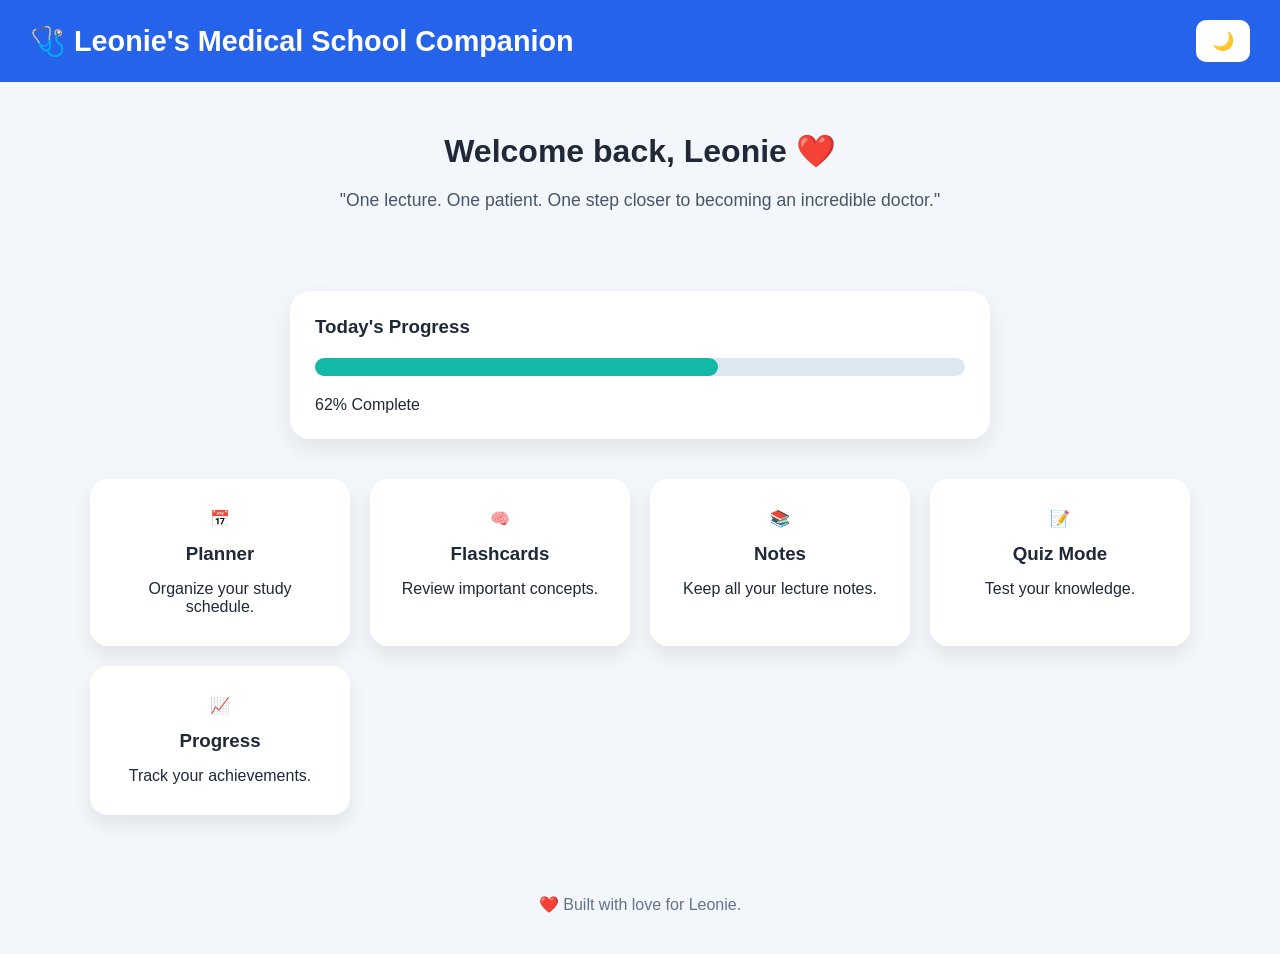
<file: index.html>
<!DOCTYPE html>
<html lang="en">
<head>
    <meta charset="UTF-8">
    <meta name="viewport" content="width=device-width, initial-scale=1.0">
    <title>Leonie's Medical School Companion</title>
    <link rel="stylesheet" href="style.css">
</head>
<body>

<header>
    <h1>🩺 Leonie's Medical School Companion</h1>
    <button id="themeToggle">🌙</button>
</header>

<main>

    <section class="hero">
        <h2>Welcome back, Leonie ❤️</h2>

        <p class="quote">
            "One lecture. One patient. One step closer to becoming an incredible doctor."
        </p>
    </section>

    <section class="progress-card">
        <h3>Today's Progress</h3>

        <div class="progress-bar">
            <div class="progress-fill" style="width: 62%;"></div>
        </div>

        <p>62% Complete</p>
    </section>

    <section class="cards">

        <a class="card" href="pages/planner.html">
            📅
            <h3>Planner</h3>
            <p>Organize your study schedule.</p>
        </a>

        <a class="card" href="pages/flashcards.html">
            🧠
            <h3>Flashcards</h3>
            <p>Review important concepts.</p>
        </a>

        <a class="card" href="pages/notes.html">
            📚
            <h3>Notes</h3>
            <p>Keep all your lecture notes.</p>
        </a>

        <a class="card" href="pages/quizzes.html">
            📝
            <h3>Quiz Mode</h3>
            <p>Test your knowledge.</p>
        </a>

        <a class="card" href="pages/progress.html">
            📈
            <h3>Progress</h3>
            <p>Track your achievements.</p>
        </a>

    </section>

</main>

<footer>
    <p>❤️ Built with love for Leonie.</p>
</footer>

<script src="script.js"></script>

</body>
</html>
</file>
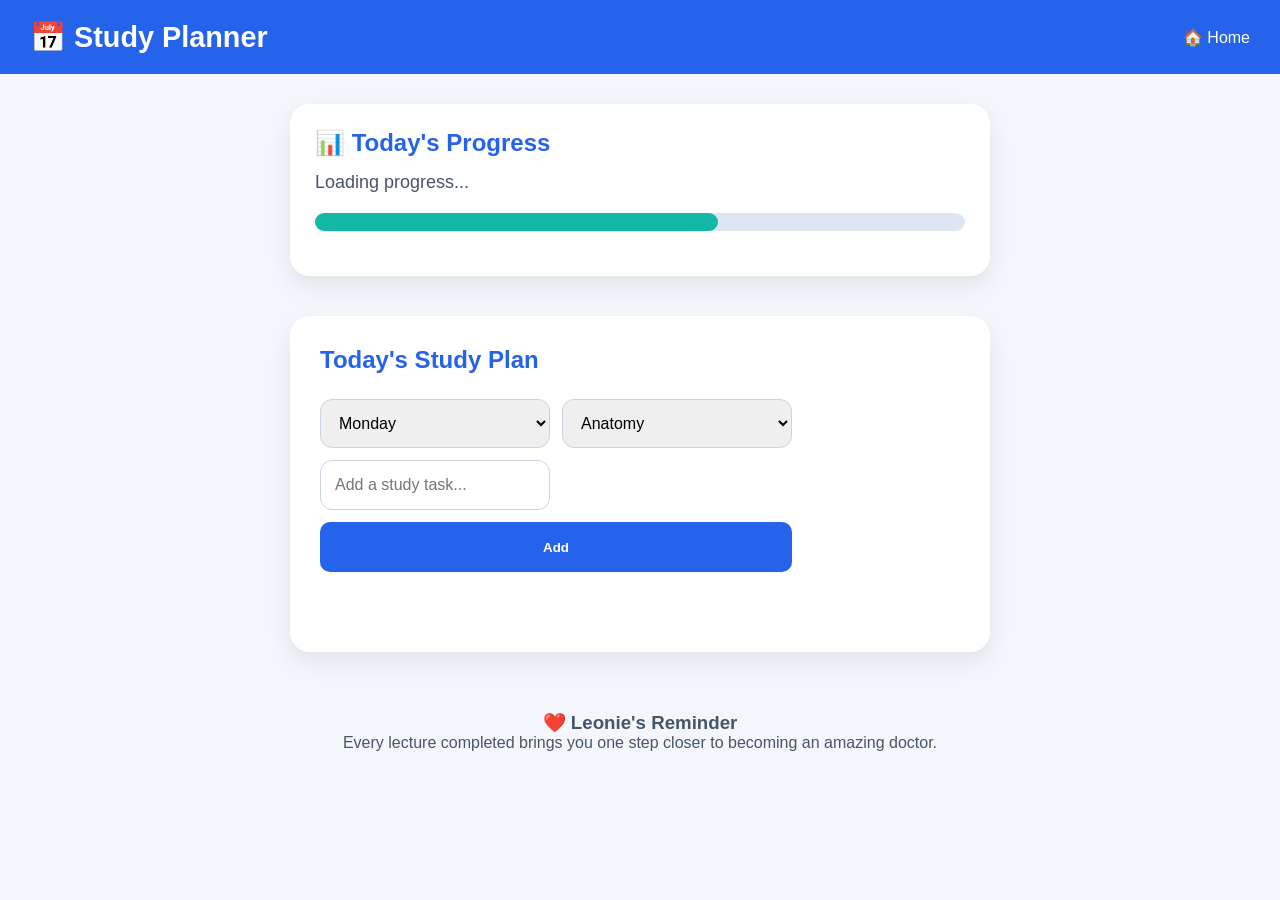
<file: pages/planner.html>
<!DOCTYPE html>
<html lang="en">
<head>
    <meta charset="UTF-8">
    <meta name="viewport" content="width=device-width, initial-scale=1.0">
    <title>Planner | Leonie's Medical School Companion</title>
    <link rel="stylesheet" href="../style.css">
</head>

<body>

<header>
    <h1>📅 Study Planner</h1>
    <a href="../index.html" class="home-button">🏠 Home</a>
</header>


<main>
<section class="dashboard-card">

    <h2>📊 Today's Progress</h2>

    <div id="progressText">
        Loading progress...
    </div>

    <div class="progress-bar">

        <div 
            id="progressFill" 
            class="progress-fill">
        </div>

    </div>

</section>
<section class="planner-card">

    <h2>Today's Study Plan</h2>

    <div class="task-input">
<div class="planner-controls">

    <select id="daySelect">

        <option>Monday</option>
        <option>Tuesday</option>
        <option>Wednesday</option>
        <option>Thursday</option>
        <option>Friday</option>
        <option>Saturday</option>
        <option>Sunday</option>

    </select>


    <select id="subjectSelect">

        <option>Anatomy</option>
        <option>Physiology</option>
        <option>Pharmacology</option>
        <option>Pathology</option>
        <option>Microbiology</option>
        <option>Neurology</option>
        <option>Clinical Medicine</option>

    </select>


    <input 
        id="taskInput"
        type="text"
        placeholder="Add a study task..."
    >


    <button onclick="addTask()">
        Add
    </button>

</div>


    <div id="taskList"></div>

</section>


<section class="motivation">
    <h3>❤️ Leonie's Reminder</h3>
    <p>
        Every lecture completed brings you one step closer to becoming an amazing doctor.
    </p>
</section>


</main>


<script src="../script.js"></script>

</body>
</html>
</file>
<file: style.css>
*{
    margin:0;
    padding:0;
    box-sizing:border-box;
    font-family:Arial, Helvetica, sans-serif;
}

body{
    background:#F3F7FC;
    color:#1F2937;
}

header{
    background:#2563EB;
    color:white;
    display:flex;
    justify-content:space-between;
    align-items:center;
    padding:20px 30px;
}

header h1{
    font-size:1.8rem;
}

#themeToggle{
    background:white;
    color:#2563EB;
    border:none;
    padding:10px 16px;
    border-radius:10px;
    cursor:pointer;
    font-size:18px;
}

.hero{
    text-align:center;
    padding:50px 20px;
}

.hero h2{
    font-size:2rem;
    margin-bottom:20px;
}

.quote{
    color:#475569;
    font-size:1.1rem;
}

.progress-card{
    background:white;
    width:90%;
    max-width:700px;
    margin:30px auto;
    padding:25px;
    border-radius:20px;
    box-shadow:0 10px 25px rgba(0,0,0,.08);
}

.progress-bar{
    height:18px;
    background:#DDE7F2;
    border-radius:10px;
    margin:20px 0;
}

.progress-fill{
    height:100%;
    width:62%;
    background:#14B8A6;
    border-radius:10px;
}

.cards{
    display:grid;
    grid-template-columns:repeat(auto-fit,minmax(220px,1fr));
    gap:20px;
    width:90%;
    max-width:1100px;
    margin:40px auto;
}

.card{
    background:white;
    text-decoration:none;
    color:#1F2937;
    padding:30px;
    border-radius:18px;
    text-align:center;
    box-shadow:0 10px 20px rgba(0,0,0,.08);
    transition:.25s;
}

.card:hover{
    transform:translateY(-8px);
}

.card h3{
    margin:15px 0;
}

footer{
    text-align:center;
    padding:40px;
    color:#64748B;
}

.dark{
    background:#0F172A;
    color:white;
}

.dark .card,
.dark .progress-card{
    background:#1E293B;
    color:white;
}

.dark .quote{
    color:#CBD5E1;
}

/* Planner */

.planner-card{

    background:white;

    width:90%;

    max-width:700px;

    margin:40px auto;

    padding:30px;

    border-radius:20px;

    box-shadow:0 10px 25px rgba(0,0,0,.08);

}


.task-input{

    display:flex;

    gap:10px;

    margin:25px 0;

}


.task-input input{

    flex:1;

    padding:12px;

    border-radius:10px;

    border:1px solid #CBD5E1;

    font-size:16px;

}


.task-input button{

    background:#2563EB;

    color:white;

    border:none;

    padding:12px 20px;

    border-radius:10px;

    cursor:pointer;

}


#taskList{

    list-style:none;

}


#taskList li{

    display:flex;

    justify-content:space-between;

    align-items:center;

    background:#F8FAFC;

    padding:15px;

    margin:10px 0;

    border-radius:12px;

}


#taskList button{

    border:none;

    background:none;

    cursor:pointer;

    font-size:18px;

}


.completed{

    text-decoration:line-through;

    opacity:.5;

}


.motivation{

    text-align:center;

    padding:20px;

    color:#475569;

}


.home-button{

    color:white;

    text-decoration:none;

}

/* -----------------------------
   Planner Upgrade
----------------------------- */


.planner-card h2{
    color:#2563EB;
    margin-bottom:20px;
}


.task-input input{
    height:50px;
}


.task-input button{
    height:50px;
    font-weight:bold;
}


#taskList{
    margin-top:25px;
}


#taskList li{

    background:#ffffff;

    border-left:6px solid #14B8A6;

    display:flex;

    justify-content:space-between;

    align-items:center;

    padding:18px;

    margin-bottom:15px;

    border-radius:16px;

    box-shadow:0 5px 15px rgba(0,0,0,.08);

}


#taskList span{

    font-size:16px;

    flex:1;

}


#taskList button{

    background:#EFF6FF;

    border-radius:10px;

    padding:8px 12px;

    margin-left:8px;

    border:none;

    cursor:pointer;

}


#taskList button:hover{

    background:#DBEAFE;

}


.completed{

    text-decoration:line-through;

    opacity:.55;

}



@media(max-width:600px){

    header h1{

        font-size:1.2rem;

    }


    .task-input{

        flex-direction:column;

    }


    .task-input button{

        width:100%;

    }


    #taskList li{

        flex-direction:column;

        align-items:flex-start;

        gap:15px;

    }


    #taskList button{

        padding:12px 16px;

    }

}

.planner-controls{

    display:grid;

    grid-template-columns:1fr 1fr;

    gap:12px;

    margin-bottom:25px;

}


.planner-controls input,
.planner-controls select{

    padding:14px;

    border-radius:12px;

    border:1px solid #CBD5E1;

    font-size:16px;

}


.planner-controls button{

    grid-column:1 / -1;

}


@media(max-width:600px){

    .planner-controls{

        grid-template-columns:1fr;

    }

}

#taskList small{

    color:#64748B;

    font-size:13px;

}


#taskList strong{

    font-size:17px;

}

/* Dashboard Progress */

.dashboard-card{

    background:white;

    width:90%;

    max-width:700px;

    margin:30px auto;

    padding:25px;

    border-radius:20px;

    box-shadow:0 10px 25px rgba(0,0,0,.08);

}


.dashboard-card h2{

    color:#2563EB;

    margin-bottom:15px;

}


.dashboard-card .progress-bar{

    margin-top:20px;

}


#progressText{

    color:#475569;

    font-size:18px;

}
</file>
